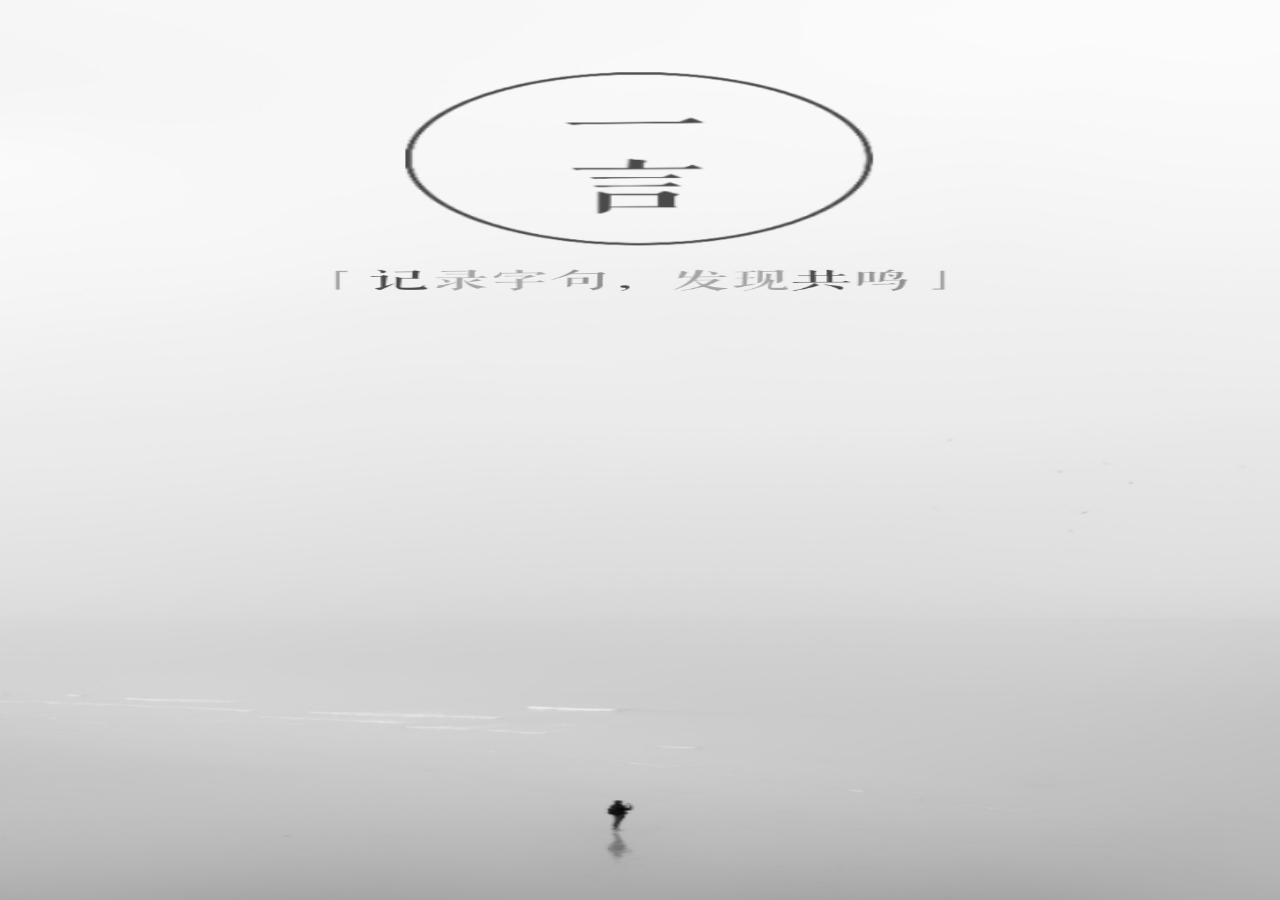
<file: psq/index.html>
<!doctype html><html lang="en"><head><meta charset="utf-8"/><link rel="shortcut icon" href="./favicon.ico"/><meta name="viewport" content="width=device-width,initial-scale=1"/><meta name="theme-color" content="#000000"/><meta name="description" content="Web site created using create-react-app"/><link rel="apple-touch-icon" href="logo192.png"/><link rel="manifest" href="./manifest.json"/><title>一言</title><link href="./static/css/4.8ecf83db.chunk.css" rel="stylesheet"><link href="./static/css/main.e8f05abf.chunk.css" rel="stylesheet"></head><body><noscript>You need to enable JavaScript to run this app.</noscript><div id="root"></div><script>!function(i){function e(e){for(var t,r,n=e[0],o=e[1],a=e[2],c=0,u=[];c<n.length;c++)r=n[c],Object.prototype.hasOwnProperty.call(s,r)&&s[r]&&u.push(s[r][0]),s[r]=0;for(t in o)Object.prototype.hasOwnProperty.call(o,t)&&(i[t]=o[t]);for(h&&h(e);u.length;)u.shift()();return l.push.apply(l,a||[]),f()}function f(){for(var e,t=0;t<l.length;t++){for(var r=l[t],n=!0,o=1;o<r.length;o++){var a=r[o];0!==s[a]&&(n=!1)}n&&(l.splice(t--,1),e=p(p.s=r[0]))}return e}var r={},d={3:0},s={3:0},l=[];function p(e){if(r[e])return r[e].exports;var t=r[e]={i:e,l:!1,exports:{}};return i[e].call(t.exports,t,t.exports,p),t.l=!0,t.exports}p.e=function(l){var e=[];d[l]?e.push(d[l]):0!==d[l]&&{0:1,1:1,5:1,6:1,7:1,8:1,9:1,10:1,11:1,12:1,13:1,14:1,15:1,16:1,17:1,18:1}[l]&&e.push(d[l]=new Promise(function(e,n){for(var t="static/css/"+({}[l]||l)+"."+{0:"ef67bcf9",1:"e4161e80",5:"88455d99",6:"33972cbf",7:"7ee15ef4",8:"2396ce93",9:"2396ce93",10:"c975fe8e",11:"d66ea02a",12:"67f1dad4",13:"6860f24e",14:"a70c0999",15:"3d2dd1a3",16:"e1512c13",17:"c0ba4d86",18:"3d2dd1a3"}[l]+".chunk.css",o=p.p+t,r=document.getElementsByTagName("link"),a=0;a<r.length;a++){var c=(i=r[a]).getAttribute("data-href")||i.getAttribute("href");if("stylesheet"===i.rel&&(c===t||c===o))return e()}var u=document.getElementsByTagName("style");for(a=0;a<u.length;a++){var i;if((c=(i=u[a]).getAttribute("data-href"))===t||c===o)return e()}var f=document.createElement("link");f.rel="stylesheet",f.type="text/css",f.onload=e,f.onerror=function(e){var t=e&&e.target&&e.target.src||o,r=new Error("Loading CSS chunk "+l+" failed.\n("+t+")");r.request=t,delete d[l],f.parentNode.removeChild(f),n(r)},f.href=o,document.getElementsByTagName("head")[0].appendChild(f)}).then(function(){d[l]=0}));var r=s[l];if(0!==r)if(r)e.push(r[2]);else{var t=new Promise(function(e,t){r=s[l]=[e,t]});e.push(r[2]=t);var n,o=document.createElement("script");o.charset="utf-8",o.timeout=120,p.nc&&o.setAttribute("nonce",p.nc),o.src=p.p+"static/js/"+({}[l]||l)+"."+{0:"f262e400",1:"8a755510",5:"8485cf8c",6:"b6a1de5c",7:"38dbf87b",8:"e65b0688",9:"c37459e1",10:"53022d23",11:"6ace7290",12:"c2d499f7",13:"a7dee8ea",14:"fc6c1d92",15:"ccb9aff1",16:"3ee111db",17:"aac2f009",18:"31622898"}[l]+".chunk.js";var a=new Error;n=function(e){o.onerror=o.onload=null,clearTimeout(c);var t=s[l];if(0!==t){if(t){var r=e&&("load"===e.type?"missing":e.type),n=e&&e.target&&e.target.src;a.message="Loading chunk "+l+" failed.\n("+r+": "+n+")",a.name="ChunkLoadError",a.type=r,a.request=n,t[1](a)}s[l]=void 0}};var c=setTimeout(function(){n({type:"timeout",target:o})},12e4);o.onerror=o.onload=n,document.head.appendChild(o)}return Promise.all(e)},p.m=i,p.c=r,p.d=function(e,t,r){p.o(e,t)||Object.defineProperty(e,t,{enumerable:!0,get:r})},p.r=function(e){"undefined"!=typeof Symbol&&Symbol.toStringTag&&Object.defineProperty(e,Symbol.toStringTag,{value:"Module"}),Object.defineProperty(e,"__esModule",{value:!0})},p.t=function(t,e){if(1&e&&(t=p(t)),8&e)return t;if(4&e&&"object"==typeof t&&t&&t.__esModule)return t;var r=Object.create(null);if(p.r(r),Object.defineProperty(r,"default",{enumerable:!0,value:t}),2&e&&"string"!=typeof t)for(var n in t)p.d(r,n,function(e){return t[e]}.bind(null,n));return r},p.n=function(e){var t=e&&e.__esModule?function(){return e.default}:function(){return e};return p.d(t,"a",t),t},p.o=function(e,t){return Object.prototype.hasOwnProperty.call(e,t)},p.p="./",p.oe=function(e){throw console.error(e),e};var t=window["webpackJsonpmy-react"]=window["webpackJsonpmy-react"]||[],n=t.push.bind(t);t.push=e,t=t.slice();for(var o=0;o<t.length;o++)e(t[o]);var h=n;f()}([])</script><script src="./static/js/4.05fbd356.chunk.js"></script><script src="./static/js/main.816bc327.chunk.js"></script></body></html>
</file>
<file: psq/static/css/4.8ecf83db.chunk.css>
/*! normalize.css v7.0.0 | MIT License | github.com/necolas/normalize.css */html{line-height:1.15;-ms-text-size-adjust:100%;-webkit-text-size-adjust:100%}body{margin:0}article,aside,footer,header,nav,section{display:block}h1{font-size:2em;margin:.67em 0}figcaption,figure,main{display:block}figure{margin:1em 40px}hr{box-sizing:content-box;height:0;overflow:visible}pre{font-family:monospace,monospace;font-size:1em}a{background-color:transparent;-webkit-text-decoration-skip:objects}abbr[title]{border-bottom:none;text-decoration:underline;-webkit-text-decoration:underline dotted;text-decoration:underline dotted}b,strong{font-weight:inherit;font-weight:bolder}code,kbd,samp{font-family:monospace,monospace;font-size:1em}dfn{font-style:italic}mark{background-color:#ff0;color:#000}small{font-size:80%}sub,sup{font-size:75%;line-height:0;position:relative;vertical-align:baseline}sub{bottom:-.25em}sup{top:-.5em}audio,video{display:inline-block}audio:not([controls]){display:none;height:0}img{border-style:none}svg:not(:root){overflow:hidden}button,input,optgroup,select,textarea{font-family:sans-serif;font-size:100%;line-height:1.15;margin:0}button,input{overflow:visible}button,select{text-transform:none}[type=reset],[type=submit],button,html [type=button]{-webkit-appearance:button}[type=button]::-moz-focus-inner,[type=reset]::-moz-focus-inner,[type=submit]::-moz-focus-inner,button::-moz-focus-inner{border-style:none;padding:0}[type=button]:-moz-focusring,[type=reset]:-moz-focusring,[type=submit]:-moz-focusring,button:-moz-focusring{outline:1px dotted ButtonText}fieldset{padding:.35em .75em .625em}legend{box-sizing:border-box;color:inherit;display:table;max-width:100%;padding:0;white-space:normal}progress{display:inline-block;vertical-align:baseline}textarea{overflow:auto}[type=checkbox],[type=radio]{box-sizing:border-box;padding:0}[type=number]::-webkit-inner-spin-button,[type=number]::-webkit-outer-spin-button{height:auto}[type=search]{-webkit-appearance:textfield;outline-offset:-2px}[type=search]::-webkit-search-cancel-button,[type=search]::-webkit-search-decoration{-webkit-appearance:none}::-webkit-file-upload-button{-webkit-appearance:button;font:inherit}details,menu{display:block}summary{display:list-item}canvas{display:inline-block}[hidden],template{display:none}.am-fade-appear,.am-fade-enter{opacity:0}.am-fade-appear,.am-fade-enter,.am-fade-leave{-webkit-animation-duration:.2s;animation-duration:.2s;-webkit-animation-fill-mode:both;animation-fill-mode:both;-webkit-animation-timing-function:cubic-bezier(.55,0,.55,.2);animation-timing-function:cubic-bezier(.55,0,.55,.2);-webkit-animation-play-state:paused;animation-play-state:paused}.am-fade-appear.am-fade-appear-active,.am-fade-enter.am-fade-enter-active{-webkit-animation-name:amFadeIn;animation-name:amFadeIn;-webkit-animation-play-state:running;animation-play-state:running}.am-fade-leave.am-fade-leave-active{-webkit-animation-name:amFadeOut;animation-name:amFadeOut;-webkit-animation-play-state:running;animation-play-state:running}@-webkit-keyframes amFadeIn{0%{opacity:0}to{opacity:1}}@keyframes amFadeIn{0%{opacity:0}to{opacity:1}}@-webkit-keyframes amFadeOut{0%{opacity:1}to{opacity:0}}@keyframes amFadeOut{0%{opacity:1}to{opacity:0}}.am-slide-up-appear,.am-slide-up-enter{-webkit-transform:translateY(100%);transform:translateY(100%)}.am-slide-up-appear,.am-slide-up-enter,.am-slide-up-leave{-webkit-animation-duration:.2s;animation-duration:.2s;-webkit-animation-fill-mode:both;animation-fill-mode:both;-webkit-animation-timing-function:cubic-bezier(.55,0,.55,.2);animation-timing-function:cubic-bezier(.55,0,.55,.2);-webkit-animation-play-state:paused;animation-play-state:paused}.am-slide-up-appear.am-slide-up-appear-active,.am-slide-up-enter.am-slide-up-enter-active{-webkit-animation-name:amSlideUpIn;animation-name:amSlideUpIn;-webkit-animation-play-state:running;animation-play-state:running}.am-slide-up-leave.am-slide-up-leave-active{-webkit-animation-name:amSlideUpOut;animation-name:amSlideUpOut;-webkit-animation-play-state:running;animation-play-state:running}@-webkit-keyframes amSlideUpIn{0%{-webkit-transform:translateY(100%);transform:translateY(100%)}to{-webkit-transform:translate(0);transform:translate(0)}}@keyframes amSlideUpIn{0%{-webkit-transform:translateY(100%);transform:translateY(100%)}to{-webkit-transform:translate(0);transform:translate(0)}}@-webkit-keyframes amSlideUpOut{0%{-webkit-transform:translate(0);transform:translate(0)}to{-webkit-transform:translateY(100%);transform:translateY(100%)}}@keyframes amSlideUpOut{0%{-webkit-transform:translate(0);transform:translate(0)}to{-webkit-transform:translateY(100%);transform:translateY(100%)}}.am.am-zoom-enter,.am.am-zoom-leave{display:block}.am-zoom-appear,.am-zoom-enter{opacity:0;-webkit-animation-duration:.2s;animation-duration:.2s;-webkit-animation-fill-mode:both;animation-fill-mode:both;-webkit-animation-timing-function:cubic-bezier(.55,0,.55,.2);animation-timing-function:cubic-bezier(.55,0,.55,.2);-webkit-animation-timing-function:cubic-bezier(.18,.89,.32,1.28);animation-timing-function:cubic-bezier(.18,.89,.32,1.28);-webkit-animation-play-state:paused;animation-play-state:paused}.am-zoom-leave{-webkit-animation-duration:.2s;animation-duration:.2s;-webkit-animation-fill-mode:both;animation-fill-mode:both;-webkit-animation-timing-function:cubic-bezier(.55,0,.55,.2);animation-timing-function:cubic-bezier(.55,0,.55,.2);-webkit-animation-timing-function:cubic-bezier(.6,-.3,.74,.05);animation-timing-function:cubic-bezier(.6,-.3,.74,.05);-webkit-animation-play-state:paused;animation-play-state:paused}.am-zoom-appear.am-zoom-appear-active,.am-zoom-enter.am-zoom-enter-active{-webkit-animation-name:amZoomIn;animation-name:amZoomIn;-webkit-animation-play-state:running;animation-play-state:running}.am-zoom-leave.am-zoom-leave-active{-webkit-animation-name:amZoomOut;animation-name:amZoomOut;-webkit-animation-play-state:running;animation-play-state:running}@-webkit-keyframes amZoomIn{0%{opacity:0;-webkit-transform-origin:50% 50%;transform-origin:50% 50%;-webkit-transform:scale(0);transform:scale(0)}to{opacity:1;-webkit-transform-origin:50% 50%;transform-origin:50% 50%;-webkit-transform:scale(1);transform:scale(1)}}@keyframes amZoomIn{0%{opacity:0;-webkit-transform-origin:50% 50%;transform-origin:50% 50%;-webkit-transform:scale(0);transform:scale(0)}to{opacity:1;-webkit-transform-origin:50% 50%;transform-origin:50% 50%;-webkit-transform:scale(1);transform:scale(1)}}@-webkit-keyframes amZoomOut{0%{opacity:1;-webkit-transform-origin:50% 50%;transform-origin:50% 50%;-webkit-transform:scale(1);transform:scale(1)}to{opacity:0;-webkit-transform-origin:50% 50%;transform-origin:50% 50%;-webkit-transform:scale(0);transform:scale(0)}}@keyframes amZoomOut{0%{opacity:1;-webkit-transform-origin:50% 50%;transform-origin:50% 50%;-webkit-transform:scale(1);transform:scale(1)}to{opacity:0;-webkit-transform-origin:50% 50%;transform-origin:50% 50%;-webkit-transform:scale(0);transform:scale(0)}}.am-slide-down-appear,.am-slide-down-enter{-webkit-transform:translateY(-100%);transform:translateY(-100%)}.am-slide-down-appear,.am-slide-down-enter,.am-slide-down-leave{-webkit-animation-duration:.2s;animation-duration:.2s;-webkit-animation-fill-mode:both;animation-fill-mode:both;-webkit-animation-timing-function:cubic-bezier(.55,0,.55,.2);animation-timing-function:cubic-bezier(.55,0,.55,.2);-webkit-animation-play-state:paused;animation-play-state:paused}.am-slide-down-appear.am-slide-down-appear-active,.am-slide-down-enter.am-slide-down-enter-active{-webkit-animation-name:amSlideDownIn;animation-name:amSlideDownIn;-webkit-animation-play-state:running;animation-play-state:running}.am-slide-down-leave.am-slide-down-leave-active{-webkit-animation-name:amSlideDownOut;animation-name:amSlideDownOut;-webkit-animation-play-state:running;animation-play-state:running}@-webkit-keyframes amSlideDownIn{0%{-webkit-transform:translateY(-100%);transform:translateY(-100%)}to{-webkit-transform:translate(0);transform:translate(0)}}@keyframes amSlideDownIn{0%{-webkit-transform:translateY(-100%);transform:translateY(-100%)}to{-webkit-transform:translate(0);transform:translate(0)}}@-webkit-keyframes amSlideDownOut{0%{-webkit-transform:translate(0);transform:translate(0)}to{-webkit-transform:translateY(-100%);transform:translateY(-100%)}}@keyframes amSlideDownOut{0%{-webkit-transform:translate(0);transform:translate(0)}to{-webkit-transform:translateY(-100%);transform:translateY(-100%)}}*,:after,:before{-webkit-tap-highlight-color:rgba(0,0,0,0)}body{background-color:#f5f5f9;font-size:14px}[contenteditable]{-webkit-user-select:auto!important}:focus,a{outline:none}a{background:transparent;text-decoration:none}.am-tabs{display:flex;flex:1 1;position:relative;overflow:hidden;height:100%;width:100%}.am-tabs,.am-tabs *{box-sizing:border-box}.am-tabs-content-wrap{display:flex;flex:1 1;width:100%;height:100%;min-height:0}.am-tabs-content-wrap-animated{-webkit-transition:left .3s cubic-bezier(.35,0,.25,1),top .3s cubic-bezier(.35,0,.25,1),-webkit-transform .3s cubic-bezier(.35,0,.25,1);transition:left .3s cubic-bezier(.35,0,.25,1),top .3s cubic-bezier(.35,0,.25,1),-webkit-transform .3s cubic-bezier(.35,0,.25,1);transition:transform .3s cubic-bezier(.35,0,.25,1),left .3s cubic-bezier(.35,0,.25,1),top .3s cubic-bezier(.35,0,.25,1);transition:transform .3s cubic-bezier(.35,0,.25,1),left .3s cubic-bezier(.35,0,.25,1),top .3s cubic-bezier(.35,0,.25,1),-webkit-transform .3s cubic-bezier(.35,0,.25,1);will-change:transform,left,top}.am-tabs-pane-wrap{width:100%;flex-shrink:0;overflow-y:auto}.am-tabs-tab-bar-wrap{flex-shrink:0}.am-tabs-horizontal .am-tabs-pane-wrap-active{height:auto}.am-tabs-horizontal .am-tabs-pane-wrap-inactive{height:0;overflow:visible}.am-tabs-vertical .am-tabs-content-wrap{flex-direction:column}.am-tabs-vertical .am-tabs-pane-wrap,.am-tabs-vertical .am-tabs-tab-bar-wrap{height:100%}.am-tabs-vertical .am-tabs-pane-wrap-active{overflow:auto}.am-tabs-vertical .am-tabs-pane-wrap-inactive{overflow:hidden}.am-tabs-bottom,.am-tabs-top{flex-direction:column}.am-tabs-left,.am-tabs-right{flex-direction:row}.am-tabs-default-bar{position:relative;display:flex;flex-shrink:0;flex-direction:row;width:100%;height:100%;overflow:visible;z-index:1}.am-tabs-default-bar-tab{position:relative;display:flex;flex-shrink:0;justify-content:center;align-items:center;font-size:15px;height:43.5px;line-height:43.5px}.am-tabs-default-bar-tab .am-badge .am-badge-text{top:-13px;-webkit-transform:translateX(-5px);transform:translateX(-5px)}.am-tabs-default-bar-tab .am-badge .am-badge-dot{top:-6px;-webkit-transform:translateX(0);transform:translateX(0)}.am-tabs-default-bar-tab-active{color:#108ee9}.am-tabs-default-bar-underline{position:absolute;border:1px solid #108ee9;-webkit-transform:translateZ(0);transform:translateZ(0)}.am-tabs-default-bar-animated .am-tabs-default-bar-content{-webkit-transition:-webkit-transform .3s cubic-bezier(.35,0,.25,1);transition:-webkit-transform .3s cubic-bezier(.35,0,.25,1);transition:transform .3s cubic-bezier(.35,0,.25,1);transition:transform .3s cubic-bezier(.35,0,.25,1),-webkit-transform .3s cubic-bezier(.35,0,.25,1);will-change:transform}.am-tabs-default-bar-animated .am-tabs-default-bar-underline{-webkit-transition:top .3s cubic-bezier(.35,0,.25,1),left .3s cubic-bezier(.35,0,.25,1),color .3s cubic-bezier(.35,0,.25,1),width .3s cubic-bezier(.35,0,.25,1);transition:top .3s cubic-bezier(.35,0,.25,1),left .3s cubic-bezier(.35,0,.25,1),color .3s cubic-bezier(.35,0,.25,1),width .3s cubic-bezier(.35,0,.25,1);will-change:top,left,width,color}.am-tabs-default-bar-bottom,.am-tabs-default-bar-top{flex-direction:row}.am-tabs-default-bar-bottom .am-tabs-default-bar-content,.am-tabs-default-bar-top .am-tabs-default-bar-content{display:flex;width:100%;flex-direction:row}.am-tabs-default-bar-bottom .am-tabs-default-bar-prevpage,.am-tabs-default-bar-top .am-tabs-default-bar-prevpage{pointer-events:none;position:absolute;top:0;display:block;width:59px;height:100%;content:" ";z-index:999;left:0;background:-webkit-gradient(linear,left top,right top,from(#fff),to(hsla(0,0%,100%,0)));background:-webkit-linear-gradient(left,#fff,hsla(0,0%,100%,0));background:linear-gradient(90deg,#fff,hsla(0,0%,100%,0))}.am-tabs-default-bar-bottom .am-tabs-default-bar-nextpage,.am-tabs-default-bar-top .am-tabs-default-bar-nextpage{pointer-events:none;position:absolute;top:0;display:block;width:59px;height:100%;content:" ";z-index:999;right:0;background:-webkit-gradient(linear,left top,right top,from(hsla(0,0%,100%,0)),to(#fff));background:-webkit-linear-gradient(left,hsla(0,0%,100%,0),#fff);background:linear-gradient(90deg,hsla(0,0%,100%,0),#fff)}.am-tabs-default-bar-bottom .am-tabs-default-bar-tab,.am-tabs-default-bar-top .am-tabs-default-bar-tab{padding:8px 0}.am-tabs-default-bar-bottom .am-tabs-default-bar-underline,.am-tabs-default-bar-top .am-tabs-default-bar-underline{bottom:0}.am-tabs-default-bar-top .am-tabs-default-bar-tab{border-bottom:1px solid #ddd}@media (-webkit-min-device-pixel-ratio:2),(min-resolution:2dppx){html:not([data-scale]) .am-tabs-default-bar-top .am-tabs-default-bar-tab{border-bottom:none}html:not([data-scale]) .am-tabs-default-bar-top .am-tabs-default-bar-tab:after{content:"";position:absolute;background-color:#ddd;display:block;z-index:1;top:auto;right:auto;bottom:0;left:0;width:100%;height:1PX;-webkit-transform-origin:50% 100%;transform-origin:50% 100%;-webkit-transform:scaleY(.5);transform:scaleY(.5)}}@media (-webkit-min-device-pixel-ratio:2) and (-webkit-min-device-pixel-ratio:3),(min-resolution:2dppx) and (min-resolution:3dppx){html:not([data-scale]) .am-tabs-default-bar-top .am-tabs-default-bar-tab:after{-webkit-transform:scaleY(.33);transform:scaleY(.33)}}.am-tabs-default-bar-bottom .am-tabs-default-bar-tab{border-top:1px solid #ddd}@media (-webkit-min-device-pixel-ratio:2),(min-resolution:2dppx){html:not([data-scale]) .am-tabs-default-bar-bottom .am-tabs-default-bar-tab{border-top:none}html:not([data-scale]) .am-tabs-default-bar-bottom .am-tabs-default-bar-tab:before{content:"";position:absolute;background-color:#ddd;display:block;z-index:1;top:0;right:auto;bottom:auto;left:0;width:100%;height:1PX;-webkit-transform-origin:50% 50%;transform-origin:50% 50%;-webkit-transform:scaleY(.5);transform:scaleY(.5)}}@media (-webkit-min-device-pixel-ratio:2) and (-webkit-min-device-pixel-ratio:3),(min-resolution:2dppx) and (min-resolution:3dppx){html:not([data-scale]) .am-tabs-default-bar-bottom .am-tabs-default-bar-tab:before{-webkit-transform:scaleY(.33);transform:scaleY(.33)}}.am-tabs-default-bar-left,.am-tabs-default-bar-right{flex-direction:column}.am-tabs-default-bar-left .am-tabs-default-bar-content,.am-tabs-default-bar-right .am-tabs-default-bar-content{display:flex;height:100%;flex-direction:column}.am-tabs-default-bar-left .am-tabs-default-bar-tab,.am-tabs-default-bar-right .am-tabs-default-bar-tab{padding:0 8px}.am-tabs-default-bar-left .am-tabs-default-bar-underline{right:0}.am-tabs-default-bar-left .am-tabs-default-bar-tab{border-right:1px solid #ddd}@media (-webkit-min-device-pixel-ratio:2),(min-resolution:2dppx){html:not([data-scale]) .am-tabs-default-bar-left .am-tabs-default-bar-tab{border-right:none}html:not([data-scale]) .am-tabs-default-bar-left .am-tabs-default-bar-tab:after{content:"";position:absolute;background-color:#ddd;display:block;z-index:1;top:0;right:0;bottom:auto;left:auto;width:1PX;height:100%;background:#ddd;-webkit-transform-origin:100% 50%;transform-origin:100% 50%;-webkit-transform:scaleX(.5);transform:scaleX(.5)}}@media (-webkit-min-device-pixel-ratio:2) and (-webkit-min-device-pixel-ratio:3),(min-resolution:2dppx) and (min-resolution:3dppx){html:not([data-scale]) .am-tabs-default-bar-left .am-tabs-default-bar-tab:after{-webkit-transform:scaleX(.33);transform:scaleX(.33)}}.am-tabs-default-bar-right .am-tabs-default-bar-underline{left:0}.am-tabs-default-bar-right .am-tabs-default-bar-tab{border-left:1px solid #ddd}@media (-webkit-min-device-pixel-ratio:2),(min-resolution:2dppx){html:not([data-scale]) .am-tabs-default-bar-right .am-tabs-default-bar-tab{border-left:none}html:not([data-scale]) .am-tabs-default-bar-right .am-tabs-default-bar-tab:before{content:"";position:absolute;background-color:#ddd;display:block;z-index:1;top:0;right:auto;bottom:auto;left:0;width:1PX;height:100%;-webkit-transform-origin:100% 50%;transform-origin:100% 50%;-webkit-transform:scaleX(.5);transform:scaleX(.5)}}@media (-webkit-min-device-pixel-ratio:2) and (-webkit-min-device-pixel-ratio:3),(min-resolution:2dppx) and (min-resolution:3dppx){html:not([data-scale]) .am-tabs-default-bar-right .am-tabs-default-bar-tab:before{-webkit-transform:scaleX(.33);transform:scaleX(.33)}}.am-tab-bar{height:100%;overflow:hidden}.am-tab-bar-bar{position:relative;box-sizing:border-box;height:50px;border-top:1px solid #ddd;width:100%;display:flex;-webkit-transition-duration:.2s;transition-duration:.2s;-webkit-transition-property:height bottom;transition-property:height bottom;z-index:100;justify-content:space-around;align-items:center;bottom:0}@media (-webkit-min-device-pixel-ratio:2),(min-resolution:2dppx){html:not([data-scale]) .am-tab-bar-bar{border-top:none}html:not([data-scale]) .am-tab-bar-bar:before{content:"";position:absolute;background-color:#ddd;display:block;z-index:1;top:0;right:auto;bottom:auto;left:0;width:100%;height:1PX;-webkit-transform-origin:50% 50%;transform-origin:50% 50%;-webkit-transform:scaleY(.5);transform:scaleY(.5)}}@media (-webkit-min-device-pixel-ratio:2) and (-webkit-min-device-pixel-ratio:3),(min-resolution:2dppx) and (min-resolution:3dppx){html:not([data-scale]) .am-tab-bar-bar:before{-webkit-transform:scaleY(.33);transform:scaleY(.33)}}.am-tab-bar-bar-hidden-top{bottom:50px;height:0}.am-tab-bar-bar-hidden-bottom{bottom:-50px;height:0}.am-tab-bar-bar .am-tab-bar-tab{flex:1 1;display:flex;justify-content:center;align-items:center;flex-direction:column;text-align:center;width:100%}.am-tab-bar-bar .am-tab-bar-tab-image{width:22px;height:22px;vertical-align:middle}.am-tab-bar-bar .am-tab-bar-tab-title{font-size:10px;margin:3px 0 0;line-height:1;text-align:center}.am-tab-bar-bar .am-tab-bar-tab-icon{display:flex;justify-content:center}.am-tab-bar-bar .am-tab-bar-tab-icon .tab-badge :last-child,.am-tab-bar-bar .am-tab-bar-tab-icon .tab-dot :last-child{margin-top:4px;left:22px}.am-tab-bar-item{height:100%}.am-badge{position:relative;display:inline-block;line-height:1;vertical-align:middle}.am-badge-text{text-rendering:optimizeLegibility;-webkit-font-smoothing:antialiased;-moz-osx-font-smoothing:grayscale;position:absolute;top:-6px;height:18px;line-height:18px;min-width:9px;border-radius:12px;padding:0 5px;text-align:center;font-size:12px;color:#fff;background-color:#ff5b05;white-space:nowrap;-webkit-transform:translateX(-45%);transform:translateX(-45%);-webkit-transform-origin:-10% center;transform-origin:-10% center;z-index:10;font-family:Helvetica Neue,Helvetica,PingFang SC,Hiragino Sans GB,Microsoft YaHei,"\5FAE\8F6F\96C5\9ED1",SimSun,sans-serif}.am-badge-text a{color:#fff}.am-badge-text p{margin:0;padding:0}.am-badge-hot .am-badge-text{background-color:#f96268}.am-badge-dot{position:absolute;-webkit-transform:translateX(-50%);transform:translateX(-50%);-webkit-transform-origin:0 center;transform-origin:0 center;top:-4px;height:8px;width:8px;border-radius:100%;background:#ff5b05;z-index:10}.am-badge-dot-large{height:16px;width:16px}.am-badge-not-a-wrapper .am-badge-dot,.am-badge-not-a-wrapper .am-badge-text{top:auto;display:block;position:relative;-webkit-transform:translateX(0);transform:translateX(0)}.am-badge-corner{width:80px;padding:8px;position:absolute;right:-32px;top:8px;background-color:#ff5b05;color:#fff;white-space:nowrap;-webkit-transform:rotate(45deg);transform:rotate(45deg);text-align:center;font-size:15px}.am-badge-corner-wrapper{overflow:hidden}.am-icon{fill:currentColor;background-size:cover;width:22px;height:22px}.am-icon-xxs{width:15px;height:15px}.am-icon-xs{width:18px;height:18px}.am-icon-sm{width:21px;height:21px}.am-icon-md{width:22px;height:22px}.am-icon-lg{width:36px;height:36px}.am-icon-loading{-webkit-animation:cirle-anim 1s linear infinite;animation:cirle-anim 1s linear infinite}@-webkit-keyframes cirle-anim{to{-webkit-transform:rotate(1turn);transform:rotate(1turn)}}@keyframes cirle-anim{to{-webkit-transform:rotate(1turn);transform:rotate(1turn)}}.am-toast{position:fixed;width:100%;z-index:1999;font-size:14px;text-align:center}.am-toast>span{max-width:50%}.am-toast.am-toast-mask{height:100%;display:flex;justify-content:center;align-items:center;left:0;top:0}.am-toast.am-toast-mask,.am-toast.am-toast-nomask{-webkit-transform:translateZ(1px);transform:translateZ(1px)}.am-toast.am-toast-nomask{position:fixed;max-width:50%;width:auto;left:50%;top:50%}.am-toast.am-toast-nomask .am-toast-notice{-webkit-transform:translateX(-50%) translateY(-50%);transform:translateX(-50%) translateY(-50%)}.am-toast-notice-content .am-toast-text{min-width:60px;border-radius:3px;color:#fff;background-color:rgba(58,58,58,.9);line-height:1.5;padding:9px 15px}.am-toast-notice-content .am-toast-text.am-toast-text-icon{border-radius:5px;padding:15px}.am-toast-notice-content .am-toast-text.am-toast-text-icon .am-toast-text-info{margin-top:6px}
/*# sourceMappingURL=4.8ecf83db.chunk.css.map */
</file>
